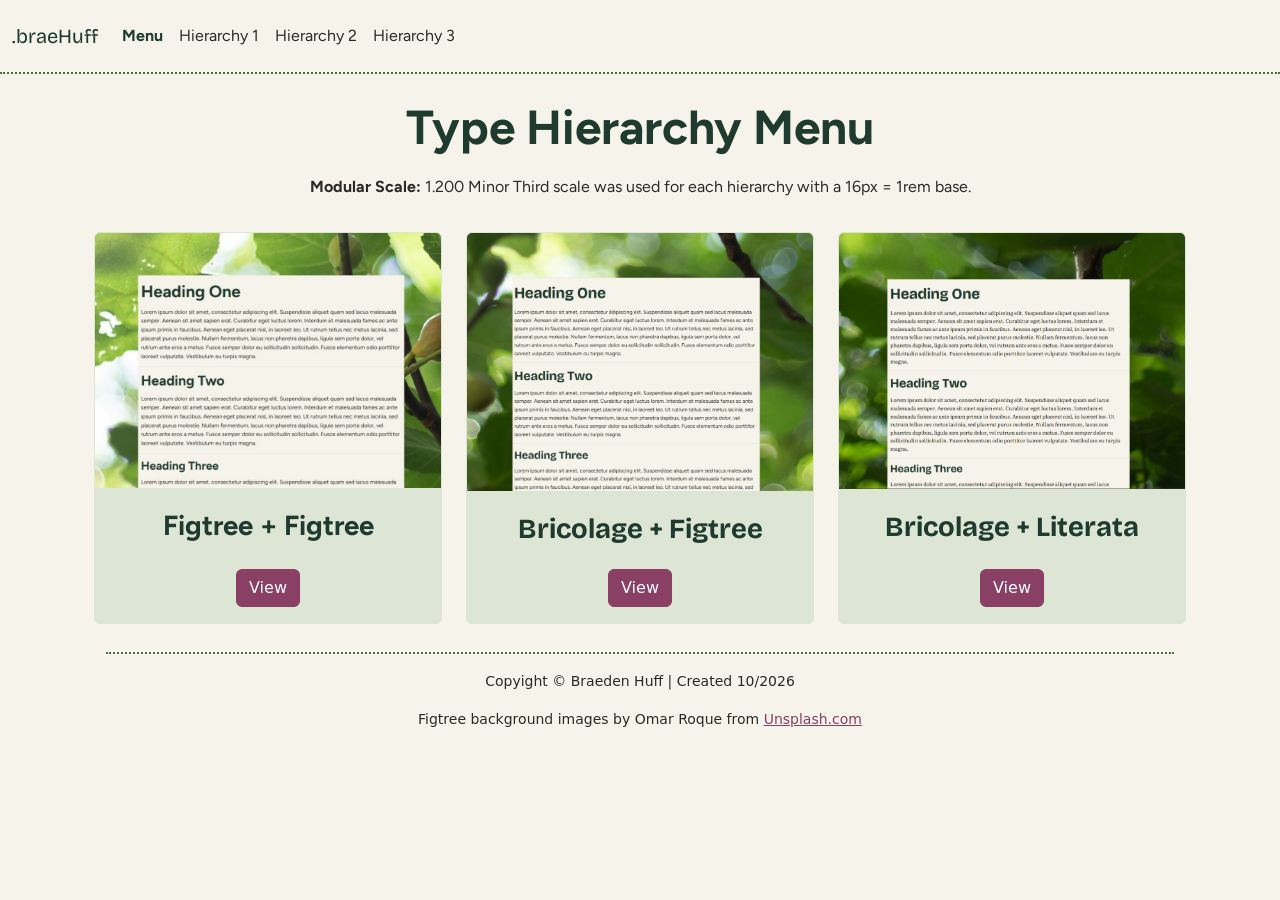
<file: index.html>
<!doctype html>
<html lang="en">
  <head>
    <meta charset="utf-8">
    <meta name="viewport" content="width=device-width, initial-scale=1">
    <title>Braeden Huff - Type Hierarchy</title>
    <link href="https://cdn.jsdelivr.net/npm/bootstrap@5.3.8/dist/css/bootstrap.min.css" rel="stylesheet" integrity="sha384-sRIl4kxILFvY47J16cr9ZwB07vP4J8+LH7qKQnuqkuIAvNWLzeN8tE5YBujZqJLB" crossorigin="anonymous">
    <link rel="stylesheet" href="css/typeHierarchy.css">

    <link rel="preconnect" href="https://fonts.googleapis.com">
    <link rel="preconnect" href="https://fonts.gstatic.com" crossorigin>
    <link href="https://fonts.googleapis.com/css2?family=Bricolage+Grotesque:opsz,wght@12..96,200..800&family=Figtree:ital,wght@0,300..900;1,300..900&family=IBM+Plex+Mono:ital,wght@0,100;0,200;0,300;0,400;0,500;0,600;0,700;1,100;1,200;1,300;1,400;1,500;1,600;1,700&family=Literata:ital,opsz,wght@0,7..72,200..900;1,7..72,200..900&display=swap" rel="stylesheet">
  </head>
  <body>
    <nav class="navbar navbar-expand-lg sticky-top py-3">
      <div class="container-fluid">
        <a class="navbar-brand bricolage-grotesque-400" href="#">.braeHuff</a>
        <button class="navbar-toggler" type="button" data-bs-toggle="collapse" data-bs-target="#navbarNavDropdown" aria-controls="navbarNavDropdown" aria-expanded="false" aria-label="Toggle navigation">
          <span class="navbar-toggler-icon"></span>
        </button>
        <div class="collapse navbar-collapse" id="navbarNavDropdown">
          <ul class="navbar-nav">
            <li class="nav-item">
              <a class="nav-link active figtree-700" aria-current="page" href="#">Menu</a>
            </li>
            <li class="nav-item">
              <a class="nav-link figtree-400" href="hierarchies/hierarchy1.html">Hierarchy 1</a>
            </li>
             <li class="nav-item">
              <a class="nav-link figtree-400" href="hierarchies/hierarchy2.html">Hierarchy 2</a>
            </li>
             <li class="nav-item">
              <a class="nav-link figtree-400" href="hierarchies/hierarchy3.html">Hierarchy 3</a>
            </li>
          </ul>
        </div>
      </div>
    </nav>

<div class = "container-lg">
          <div class="row py-3">
            <div class="text-center">
              <h1 class="figtree-700">Type Hierarchy Menu</h1>
              <p class="figtree-400"><span class="figtree-700">Modular Scale:</span> 1.200 Minor Third scale was used for each hierarchy with a 16px = 1rem base.</p>
            </div> <!--  Close container -->
    </div> <!--  Close container -->

    <div class = "container-lg">
      <div class = "row">

        <div class = "col-lg-4 pb-2">
              <div class="card h-100">
                <img src="images/hierarchy1.png" class="card-img-top" alt="type hierarchy 1 picture">
                <div class="card-body">
                  <h4 class="figtree-700 text-center">Figtree + Figtree</h4>
                  <div class = "pb-5"></div> <!-- space between p and btn -->
                  <a href="hierarchies/hierarchy1.html" class="btn btn-primary position-absolute bottom-0 start-50 translate-middle-x mb-3">View</a>
                </div>
              </div>
        </div> <!--  Close column -->

        <div class = "col-lg-4 pb-2">
              <div class="card h-100">
                <img src="images/hierarchy2.png" class="card-img-top" alt="type hierarchy 2 picture">
                <div class="card-body">
                  <h4 class="bricolage-grotesque-700 text-center">Bricolage + Figtree</h4>
                  <div class = "pb-5"></div> <!-- space between p and btn -->
                  <a href="hierarchies/hierarchy2.html" class="btn btn-primary position-absolute bottom-0 start-50 translate-middle-x mb-3">View</a>
                </div>
              </div>
        </div> <!--  Close column -->

        <div class = "col-lg-4 pb-2">
              <div class="card h-100">
                <img src="images/hierarchy3.png" class="card-img-top" alt="type hierarchy 3 picture">
                <div class="card-body">
                  <h4 class="bricolage-grotesque-700 text-center">Bricolage + Literata</h4>
                  <div class = "pb-5"></div> <!-- space between p and btn -->
                  <a href="hierarchies/hierarchy3.html" class="btn btn-primary position-absolute bottom-0 start-50 translate-middle-x mb-3">View</a>
                </div>
              </div>
        </div> <!--  Close column -->

              

      </div> <!--  Close row -->
    </div> <!--  Close container -->

   <div class="footer footer-bh py-3 mx-4">
    <p class="footer-text">Copyight &copy; Braeden Huff | Created 10/2026</p>
    <p class="footer-text">Figtree background images by Omar Roque from <a href="https://unsplash.com/photos/a-close-up-of-a-tree-branch-2-XRzkWLB_Q">Unsplash.com</a></p>
   </div>

    <script src="https://cdn.jsdelivr.net/npm/bootstrap@5.3.8/dist/js/bootstrap.bundle.min.js" integrity="sha384-FKyoEForCGlyvwx9Hj09JcYn3nv7wiPVlz7YYwJrWVcXK/BmnVDxM+D2scQbITxI" crossorigin="anonymous"></script>
  </body>
</html>
</file>
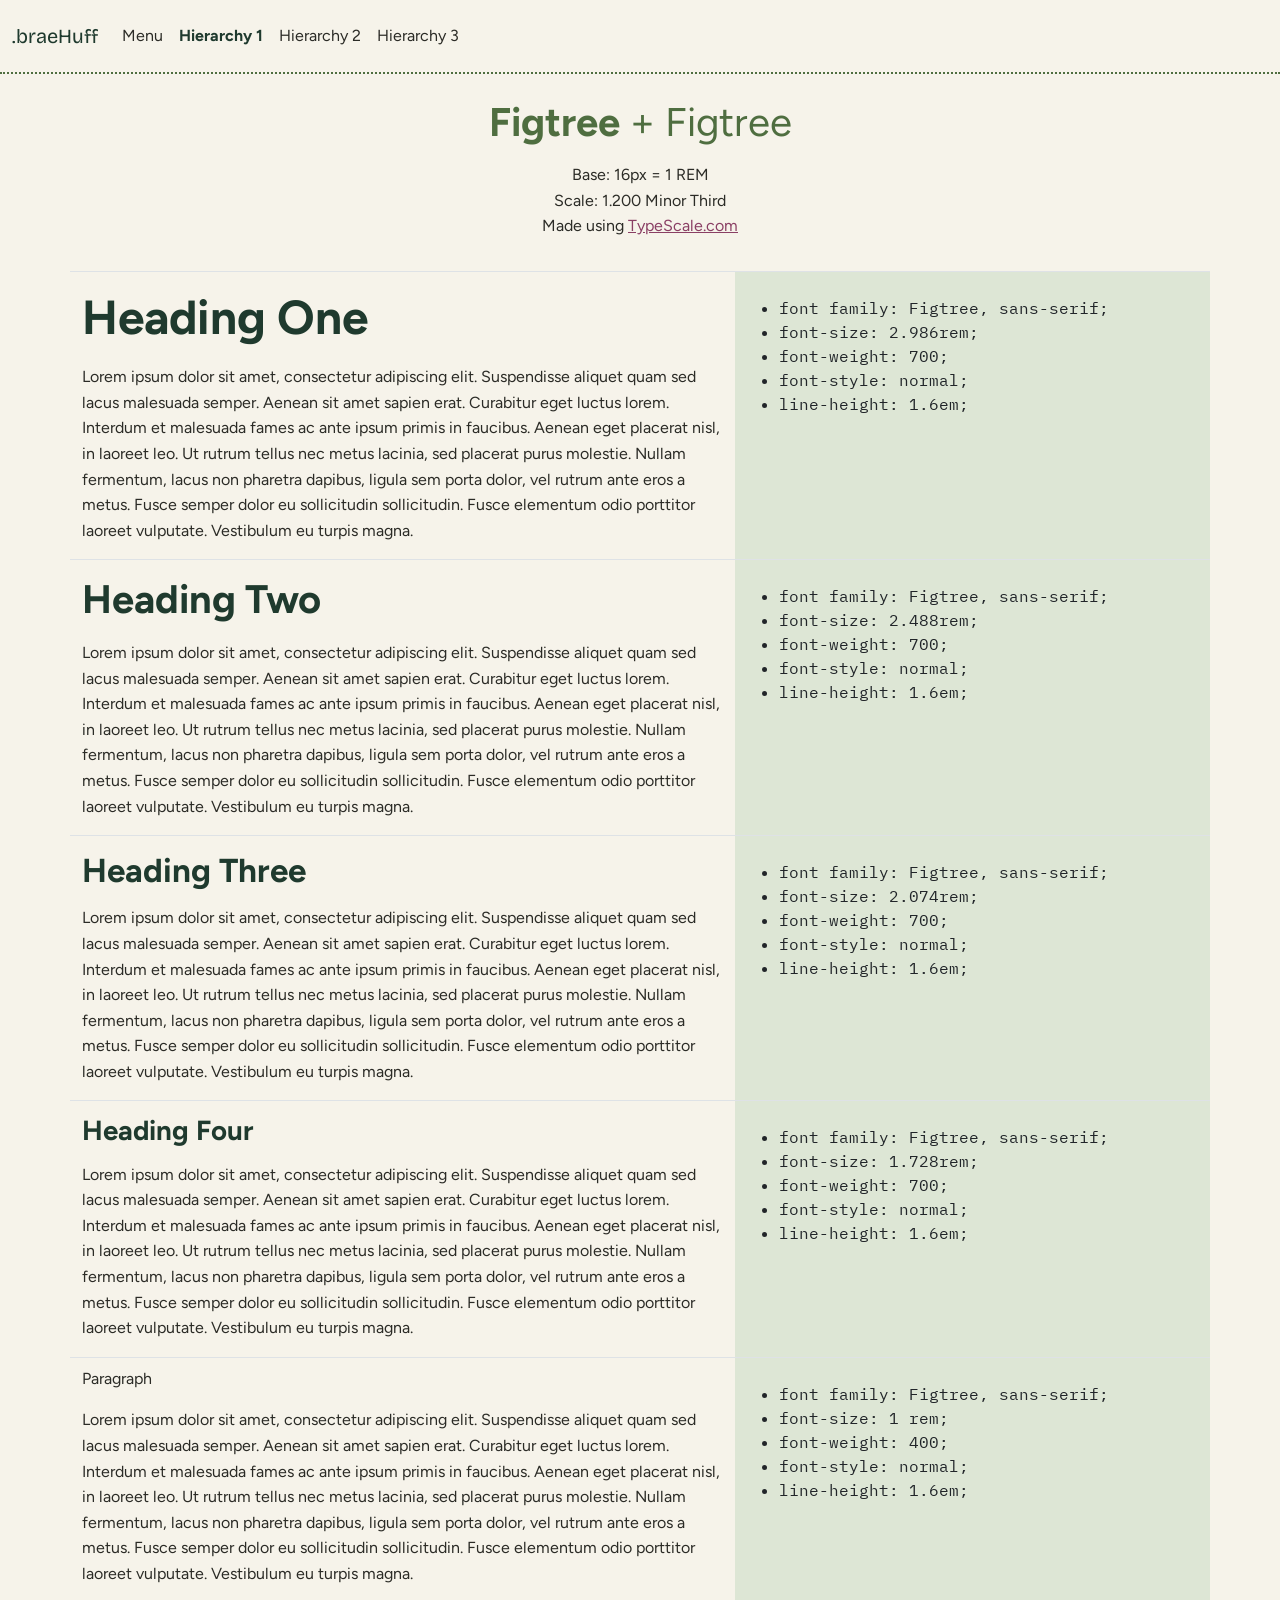
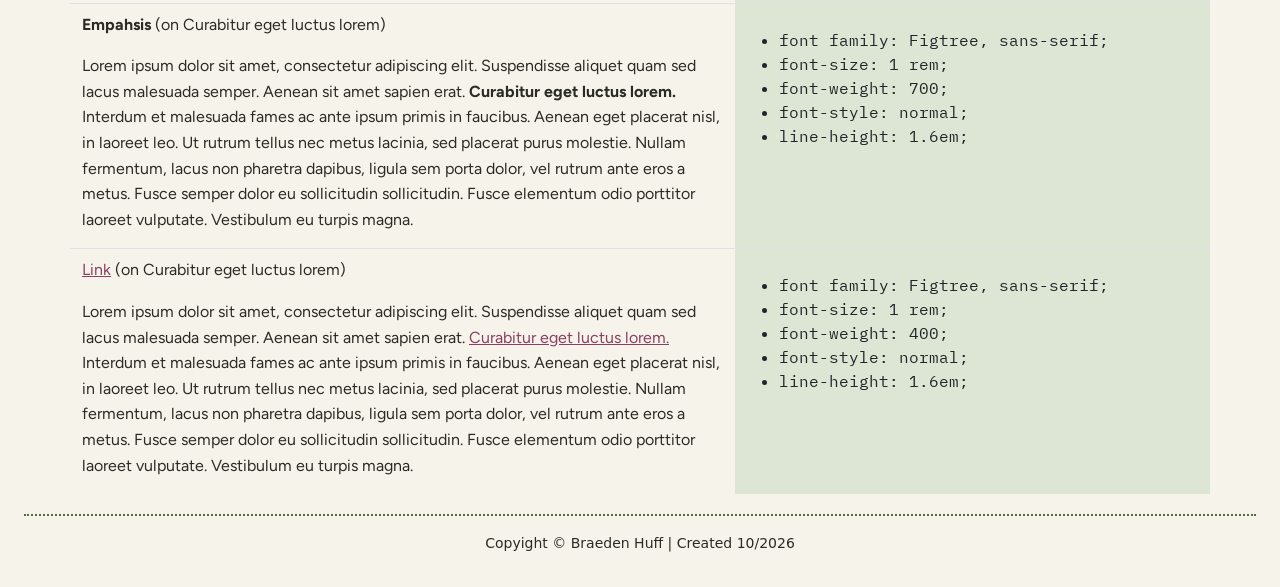
<file: hierarchies/hierarchy1.html>
<!doctype html>
<html lang="en">
  <head>
    <meta charset="utf-8">
    <meta name="viewport" content="width=device-width, initial-scale=1">
    <title>Type Hierarchy 1</title>
    <link href="https://cdn.jsdelivr.net/npm/bootstrap@5.3.8/dist/css/bootstrap.min.css" rel="stylesheet" integrity="sha384-sRIl4kxILFvY47J16cr9ZwB07vP4J8+LH7qKQnuqkuIAvNWLzeN8tE5YBujZqJLB" crossorigin="anonymous">
    <link rel="stylesheet" href="../css/typeHierarchy.css">

    <link rel="preconnect" href="https://fonts.googleapis.com">
    <link rel="preconnect" href="https://fonts.gstatic.com" crossorigin>
    <link href="https://fonts.googleapis.com/css2?family=Bricolage+Grotesque:opsz,wght@12..96,200..800&family=Figtree:ital,wght@0,300..900;1,300..900&family=IBM+Plex+Mono:ital,wght@0,100;0,200;0,300;0,400;0,500;0,600;0,700;1,100;1,200;1,300;1,400;1,500;1,600;1,700&family=Literata:ital,opsz,wght@0,7..72,200..900;1,7..72,200..900&display=swap" rel="stylesheet">
  </head>
  <body>
    <nav class="navbar navbar-expand-lg sticky-top py-3">
      <div class="container-fluid">
        <a class="navbar-brand bricolage-grotesque-400" href="../index.html">.braeHuff</a>
        <button class="navbar-toggler" type="button" data-bs-toggle="collapse" data-bs-target="#navbarNavDropdown" aria-controls="navbarNavDropdown" aria-expanded="false" aria-label="Toggle navigation">
          <span class="navbar-toggler-icon"></span>
        </button>
        <div class="collapse navbar-collapse" id="navbarNavDropdown">
          <ul class="navbar-nav">
            <li class="nav-item">
              <a class="nav-link figtree-400" aria-current="page" href="../index.html">Menu</a>
            </li>
            <li class="nav-item">
              <a class="nav-link active figtree-700" aria-current="page" href="#">Hierarchy 1</a>
            </li>
             <li class="nav-item">
              <a class="nav-link figtree-400" href="../hierarchies/hierarchy2.html">Hierarchy 2</a>
            </li>
             <li class="nav-item">
              <a class="nav-link figtree-400" href="../hierarchies/hierarchy3.html">Hierarchy 3</a>
            </li>
          </ul>
        </div>
      </div>
    </nav>

    <!-- Challenge contents -->
    <div class = "container-lg">
        <div class="row py-3">
          <div class="text-center">
            <h1 class="title figtree-700">Figtree <span class="figtree-400">+ Figtree</span></h1>
            <p class="figtree-400">Base: 16px = 1 REM <br>Scale: 1.200 Minor Third <br>Made using <a class="link" href="https://typescale.com/">TypeScale.com</a></p>
          </div><!--close text-center div  -->
        </div><!-- close row -->
        <div class="row">
          <div class="col-lg-7 pt-2 border-top">
            <h1 class="figtree-700">Heading One</h1>
            <p class="figtree-400">Lorem ipsum dolor sit amet, consectetur adipiscing elit. Suspendisse aliquet quam sed lacus malesuada semper. Aenean sit amet sapien erat. Curabitur eget luctus lorem. Interdum et malesuada fames ac ante ipsum primis in faucibus. Aenean eget placerat nisl, in laoreet leo. Ut rutrum tellus nec metus lacinia, sed placerat purus molestie. Nullam fermentum, lacus non pharetra dapibus, ligula sem porta dolor, vel rutrum ante eros a metus. Fusce semper dolor eu sollicitudin sollicitudin. Fusce elementum odio porttitor laoreet vulputate. Vestibulum eu turpis magna.</p>
          </div><!-- close col -->
          <div class="col-lg-5 pt-2 border-top specsDiv">
            <p class="ibm-plex-mono-regular">
              <ul>
                <li class="ibm-plex-mono-regular">
                  font family: Figtree, sans-serif;
                </li>
                <li class="ibm-plex-mono-regular">
                  font-size: 2.986rem;
                </li>
                <li class="ibm-plex-mono-regular">
                  font-weight: 700;
                </li>
                <li class="ibm-plex-mono-regular">
                  font-style: normal;
                </li>
                <li class="ibm-plex-mono-regular">
                  line-height: 1.6em;
                </li>
              </ul>
            </p>
          </div>
        </div><!-- close row -->
        <div class="row">
          <div class="col-lg-7 pt-2 border-top">
            <h2 class="figtree-700">Heading Two</h2>
            <p class="figtree-400">Lorem ipsum dolor sit amet, consectetur adipiscing elit. Suspendisse aliquet quam sed lacus malesuada semper. Aenean sit amet sapien erat. Curabitur eget luctus lorem. Interdum et malesuada fames ac ante ipsum primis in faucibus. Aenean eget placerat nisl, in laoreet leo. Ut rutrum tellus nec metus lacinia, sed placerat purus molestie. Nullam fermentum, lacus non pharetra dapibus, ligula sem porta dolor, vel rutrum ante eros a metus. Fusce semper dolor eu sollicitudin sollicitudin. Fusce elementum odio porttitor laoreet vulputate. Vestibulum eu turpis magna.</p>
          </div><!-- close col -->
          <div class="col-lg-5 pt-2 border-top specsDiv">
            <p class="ibm-plex-mono-regular">
              <ul>
                <li class="ibm-plex-mono-regular">
                  font family: Figtree, sans-serif;
                </li>
                <li class="ibm-plex-mono-regular">
                  font-size: 2.488rem;
                </li>
                <li class="ibm-plex-mono-regular">
                  font-weight: 700;
                </li>
                <li class="ibm-plex-mono-regular">
                  font-style: normal;
                </li>
                <li class="ibm-plex-mono-regular">
                  line-height: 1.6em;
                </li>
              </ul>
            </p>
          </div>
        </div><!-- close row -->
                <div class="row">
          <div class="col-lg-7 pt-2 border-top">
            <h3 class="figtree-700">Heading Three</h3>
            <p class="figtree-400">Lorem ipsum dolor sit amet, consectetur adipiscing elit. Suspendisse aliquet quam sed lacus malesuada semper. Aenean sit amet sapien erat. Curabitur eget luctus lorem. Interdum et malesuada fames ac ante ipsum primis in faucibus. Aenean eget placerat nisl, in laoreet leo. Ut rutrum tellus nec metus lacinia, sed placerat purus molestie. Nullam fermentum, lacus non pharetra dapibus, ligula sem porta dolor, vel rutrum ante eros a metus. Fusce semper dolor eu sollicitudin sollicitudin. Fusce elementum odio porttitor laoreet vulputate. Vestibulum eu turpis magna.</p>
          </div><!-- close col -->
          <div class="col-lg-5 pt-2 border-top specsDiv">
            <p class="ibm-plex-mono-regular">
              <ul>
                <li class="ibm-plex-mono-regular">
                  font family: Figtree, sans-serif;
                </li>
                <li class="ibm-plex-mono-regular">
                  font-size: 2.074rem;
                </li>
                <li class="ibm-plex-mono-regular">
                  font-weight: 700;
                </li>
                <li class="ibm-plex-mono-regular">
                  font-style: normal;
                </li>
                <li class="ibm-plex-mono-regular">
                  line-height: 1.6em;
                </li>
              </ul>
            </p>
          </div>
        </div><!-- close row -->
                <div class="row">
          <div class="col-lg-7 pt-2 border-top">
            <h4 class="figtree-700">Heading Four</h4>
            <p class="figtree-400">Lorem ipsum dolor sit amet, consectetur adipiscing elit. Suspendisse aliquet quam sed lacus malesuada semper. Aenean sit amet sapien erat. Curabitur eget luctus lorem. Interdum et malesuada fames ac ante ipsum primis in faucibus. Aenean eget placerat nisl, in laoreet leo. Ut rutrum tellus nec metus lacinia, sed placerat purus molestie. Nullam fermentum, lacus non pharetra dapibus, ligula sem porta dolor, vel rutrum ante eros a metus. Fusce semper dolor eu sollicitudin sollicitudin. Fusce elementum odio porttitor laoreet vulputate. Vestibulum eu turpis magna.</p>
          </div><!-- close col -->
          <div class="col-lg-5 pt-2 border-top specsDiv">
            <p class="ibm-plex-mono-regular">
              <ul>
                <li class="ibm-plex-mono-regular">
                  font family: Figtree, sans-serif;
                </li>
                <li class="ibm-plex-mono-regular">
                  font-size: 1.728rem;
                </li>
                <li class="ibm-plex-mono-regular">
                  font-weight: 700;
                </li>
                <li class="ibm-plex-mono-regular">
                  font-style: normal;
                </li>
                <li class="ibm-plex-mono-regular">
                  line-height: 1.6em;
                </li>
              </ul>
            </p>
          </div>
        </div><!-- close row -->
                <div class="row">
          <div class="col-lg-7 pt-2 border-top">
            <p class="figtree-400">Paragraph</p>
            <p class="figtree-400">Lorem ipsum dolor sit amet, consectetur adipiscing elit. Suspendisse aliquet quam sed lacus malesuada semper. Aenean sit amet sapien erat. Curabitur eget luctus lorem. Interdum et malesuada fames ac ante ipsum primis in faucibus. Aenean eget placerat nisl, in laoreet leo. Ut rutrum tellus nec metus lacinia, sed placerat purus molestie. Nullam fermentum, lacus non pharetra dapibus, ligula sem porta dolor, vel rutrum ante eros a metus. Fusce semper dolor eu sollicitudin sollicitudin. Fusce elementum odio porttitor laoreet vulputate. Vestibulum eu turpis magna.</p>
          </div><!-- close col -->
          <div class="col-lg-5 pt-2 border-top specsDiv">
            <p class="ibm-plex-mono-regular">
              <ul>
                <li class="ibm-plex-mono-regular">
                  font family: Figtree, sans-serif;
                </li>
                <li class="ibm-plex-mono-regular">
                  font-size: 1 rem;
                </li>
                <li class="ibm-plex-mono-regular">
                  font-weight: 400;
                </li>
                <li class="ibm-plex-mono-regular">
                  font-style: normal;
                </li>
                <li class="ibm-plex-mono-regular">
                  line-height: 1.6em;
                </li>
              </ul>
            </p>
          </div>
        </div><!-- close row -->
                <div class="row">
          <div class="col-lg-7 pt-2 border-top">
            <p class="figtree-400"><span class="figtree-700">Empahsis</span> (on Curabitur eget luctus lorem)</p>
            <p class="figtree-400">Lorem ipsum dolor sit amet, consectetur adipiscing elit. Suspendisse aliquet quam sed lacus malesuada semper. Aenean sit amet sapien erat. <span class="figtree-700">Curabitur eget luctus lorem.</span> Interdum et malesuada fames ac ante ipsum primis in faucibus. Aenean eget placerat nisl, in laoreet leo. Ut rutrum tellus nec metus lacinia, sed placerat purus molestie. Nullam fermentum, lacus non pharetra dapibus, ligula sem porta dolor, vel rutrum ante eros a metus. Fusce semper dolor eu sollicitudin sollicitudin. Fusce elementum odio porttitor laoreet vulputate. Vestibulum eu turpis magna.</p>
          </div><!-- close col -->
          <div class="col-lg-5 pt-2 border-top specsDiv">
            <p class="ibm-plex-mono-regular">
              <ul>
                <li class="ibm-plex-mono-regular">
                  font family: Figtree, sans-serif;
                </li>
                <li class="ibm-plex-mono-regular">
                  font-size: 1 rem;
                </li>
                <li class="ibm-plex-mono-regular">
                  font-weight: 700;
                </li>
                <li class="ibm-plex-mono-regular">
                  font-style: normal;
                </li>
                <li class="ibm-plex-mono-regular">
                  line-height: 1.6em;
                </li>
              </ul>
            </p>
          </div>
        </div><!-- close row -->
                <div class="row">
          <div class="col-lg-7 pt-2 border-top">
            <p class="figtree-400"><span class="link">Link</span> (on Curabitur eget luctus lorem)</p>
            <p class="figtree-400">Lorem ipsum dolor sit amet, consectetur adipiscing elit. Suspendisse aliquet quam sed lacus malesuada semper. Aenean sit amet sapien erat. <span class="link">Curabitur eget luctus lorem.</span> Interdum et malesuada fames ac ante ipsum primis in faucibus. Aenean eget placerat nisl, in laoreet leo. Ut rutrum tellus nec metus lacinia, sed placerat purus molestie. Nullam fermentum, lacus non pharetra dapibus, ligula sem porta dolor, vel rutrum ante eros a metus. Fusce semper dolor eu sollicitudin sollicitudin. Fusce elementum odio porttitor laoreet vulputate. Vestibulum eu turpis magna.</p>
          </div><!-- close col -->
          <div class="col-lg-5 pt-2 border-top specsDiv">
            <p class="ibm-plex-mono-regular">
              <ul>
                <li class="ibm-plex-mono-regular">
                  font family: Figtree, sans-serif;
                </li>
                <li class="ibm-plex-mono-regular">
                  font-size: 1 rem;
                </li>
                <li class="ibm-plex-mono-regular">
                  font-weight: 400;
                </li>
                <li class="ibm-plex-mono-regular">
                  font-style: normal;
                </li>
                <li class="ibm-plex-mono-regular">
                  line-height: 1.6em;
                </li>
              </ul>
            </p>
          </div>
        </div><!-- close row -->

    </div> <!--  Close container -->

   <div class="footer footer-bh py-3 mx-4">
    <p class="footer-text">Copyight &copy; Braeden Huff | Created 10/2026</p>
   </div>

    <script src="https://cdn.jsdelivr.net/npm/bootstrap@5.3.8/dist/js/bootstrap.bundle.min.js" integrity="sha384-FKyoEForCGlyvwx9Hj09JcYn3nv7wiPVlz7YYwJrWVcXK/BmnVDxM+D2scQbITxI" crossorigin="anonymous"></script>
  </body>
</html>
</file>
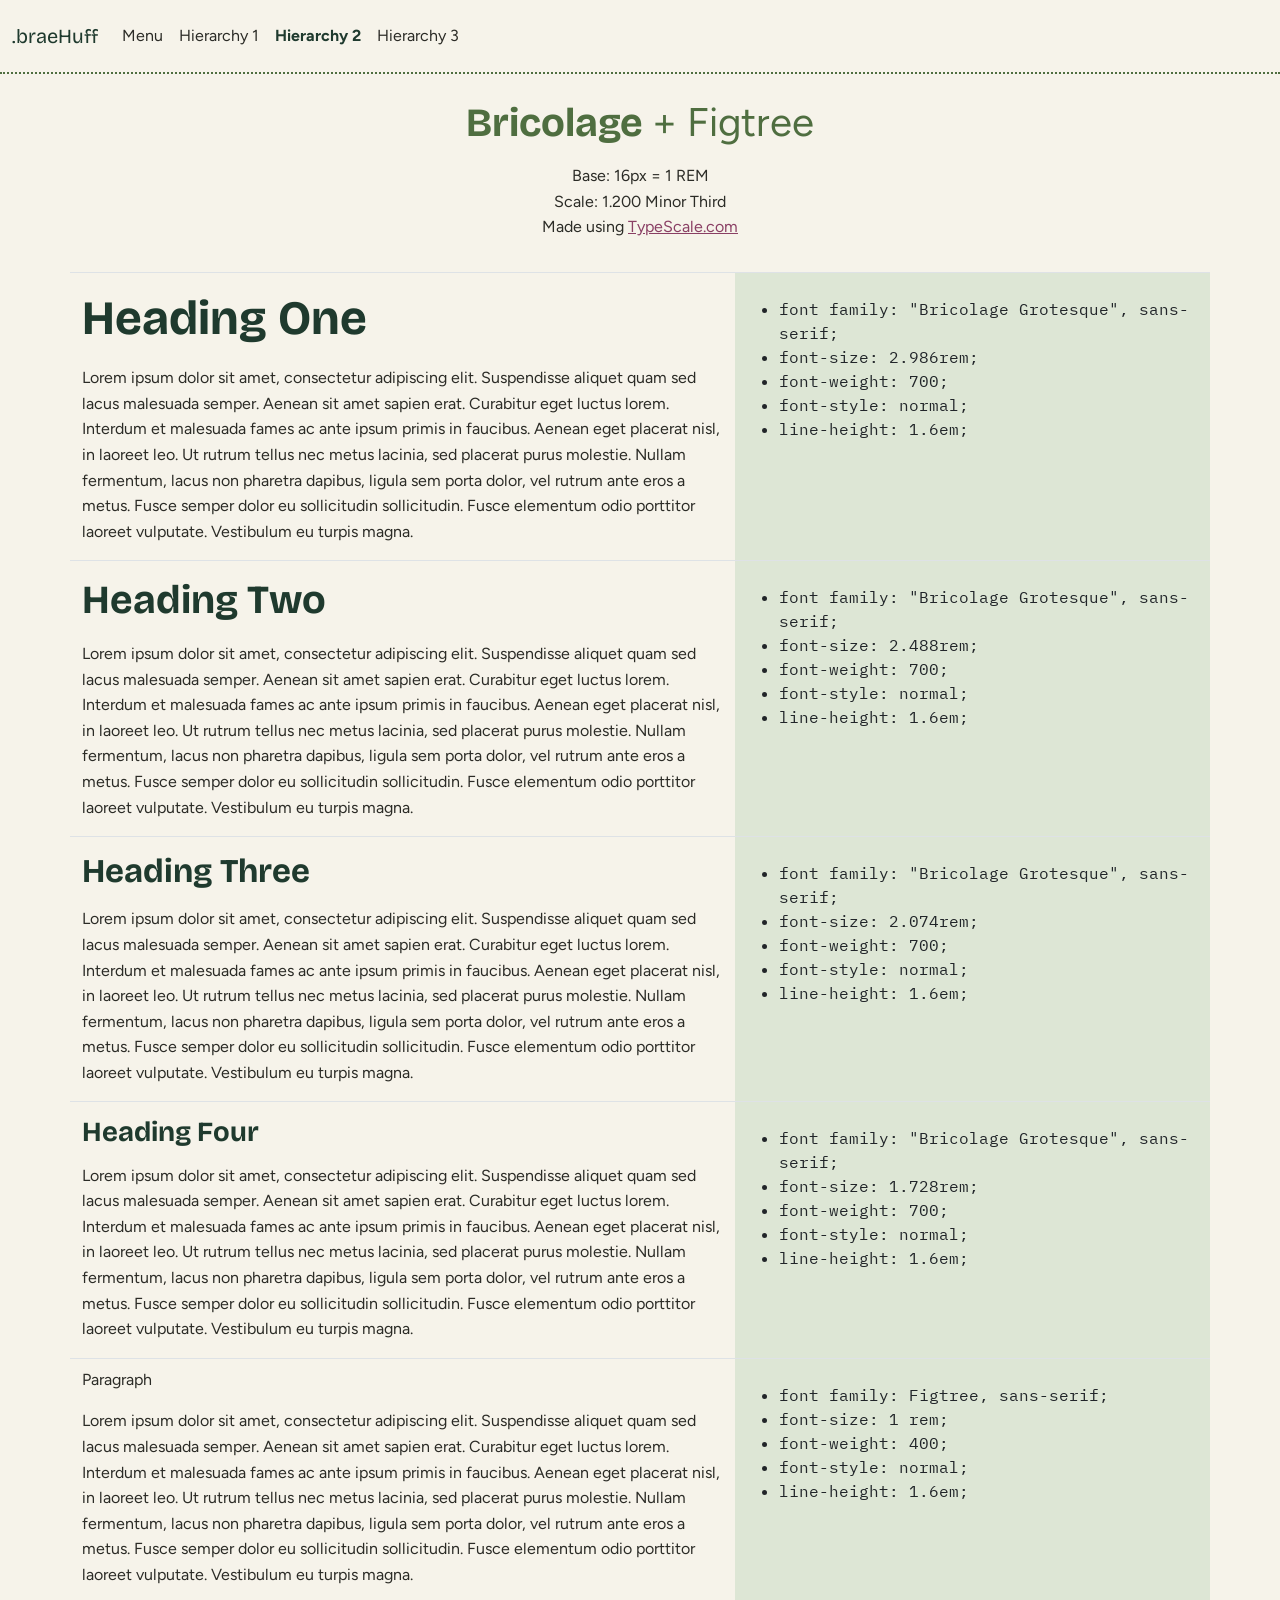
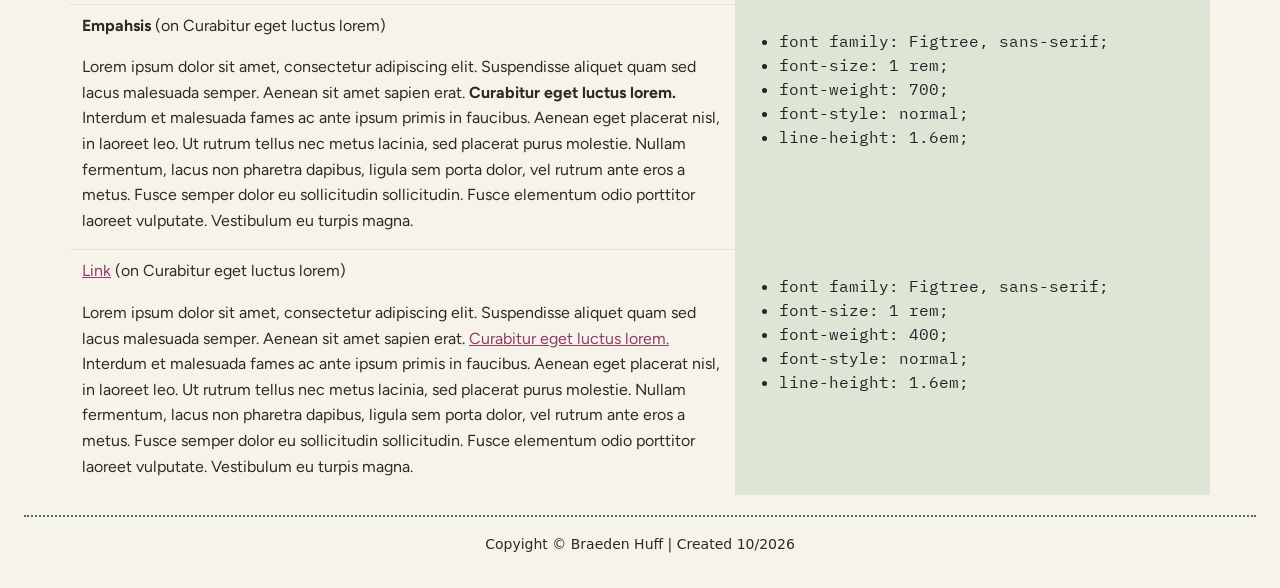
<file: hierarchies/hierarchy2.html>
<!doctype html>
<html lang="en">
  <head>
    <meta charset="utf-8">
    <meta name="viewport" content="width=device-width, initial-scale=1">
    <title>Type Hierarchy 2</title>
    <link href="https://cdn.jsdelivr.net/npm/bootstrap@5.3.8/dist/css/bootstrap.min.css" rel="stylesheet" integrity="sha384-sRIl4kxILFvY47J16cr9ZwB07vP4J8+LH7qKQnuqkuIAvNWLzeN8tE5YBujZqJLB" crossorigin="anonymous">
    <link rel="stylesheet" href="../css/typeHierarchy.css">

    <link rel="preconnect" href="https://fonts.googleapis.com">
    <link rel="preconnect" href="https://fonts.gstatic.com" crossorigin>
    <link href="https://fonts.googleapis.com/css2?family=Bricolage+Grotesque:opsz,wght@12..96,200..800&family=Figtree:ital,wght@0,300..900;1,300..900&family=IBM+Plex+Mono:ital,wght@0,100;0,200;0,300;0,400;0,500;0,600;0,700;1,100;1,200;1,300;1,400;1,500;1,600;1,700&family=Literata:ital,opsz,wght@0,7..72,200..900;1,7..72,200..900&display=swap" rel="stylesheet">
  </head>
  <body>
    <nav class="navbar navbar-expand-lg sticky-top py-3">
      <div class="container-fluid">
        <a class="navbar-brand bricolage-grotesque-400" href="../index.html">.braeHuff</a>
        <button class="navbar-toggler" type="button" data-bs-toggle="collapse" data-bs-target="#navbarNavDropdown" aria-controls="navbarNavDropdown" aria-expanded="false" aria-label="Toggle navigation">
          <span class="navbar-toggler-icon"></span>
        </button>
        <div class="collapse navbar-collapse" id="navbarNavDropdown">
          <ul class="navbar-nav">
            <li class="nav-item">
              <a class="nav-link figtree-400" href="../index.html">Menu</a>
            </li>
            <li class="nav-item">
              <a class="nav-link figtree-400" href="../hierarchies/hierarchy1.html">Hierarchy 1</a>
            </li>
             <li class="nav-item">
              <a class="nav-link active figtree-700" aria-current="page" href="#">Hierarchy 2</a>
            </li>
             <li class="nav-item">
              <a class="nav-link figtree-400" href="../hierarchies/hierarchy3.html">Hierarchy 3</a>
            </li>
          </ul>
        </div>
      </div>
    </nav>

    <!-- Challenge contents -->
    <div class = "container-lg">
        <div class="row py-3">
          <div class="text-center">
            <h1 class="title bricolage-grotesque-700">Bricolage <span class="figtree-400">+ Figtree</span></h1>
            <p class="figtree-400">Base: 16px = 1 REM <br>Scale: 1.200 Minor Third <br>Made using <a class="link" href="https://typescale.com/">TypeScale.com</a></p>
          </div><!--close text-center div  -->
        </div><!-- close row -->
        <div class="row">
          <div class="col-lg-7 pt-2 border-top">
            <h1 class="bricolage-grotesque-700">Heading One</h1>
            <p class="figtree-400">Lorem ipsum dolor sit amet, consectetur adipiscing elit. Suspendisse aliquet quam sed lacus malesuada semper. Aenean sit amet sapien erat. Curabitur eget luctus lorem. Interdum et malesuada fames ac ante ipsum primis in faucibus. Aenean eget placerat nisl, in laoreet leo. Ut rutrum tellus nec metus lacinia, sed placerat purus molestie. Nullam fermentum, lacus non pharetra dapibus, ligula sem porta dolor, vel rutrum ante eros a metus. Fusce semper dolor eu sollicitudin sollicitudin. Fusce elementum odio porttitor laoreet vulputate. Vestibulum eu turpis magna.</p>
          </div><!-- close col -->
          <div class="col-lg-5 pt-2 border-top specsDiv">
            <p class="ibm-plex-mono-regular">
              <ul>
                <li class="ibm-plex-mono-regular">
                  font family: "Bricolage Grotesque", sans-serif;
                </li>
                <li class="ibm-plex-mono-regular">
                  font-size: 2.986rem;
                </li>
                <li class="ibm-plex-mono-regular">
                  font-weight: 700;
                </li>
                <li class="ibm-plex-mono-regular">
                  font-style: normal;
                </li>
                <li class="ibm-plex-mono-regular">
                  line-height: 1.6em;
                </li>
              </ul>
            </p>
          </div>
        </div><!-- close row -->
        <div class="row">
          <div class="col-lg-7 pt-2 border-top">
            <h2 class="bricolage-grotesque-700">Heading Two</h2>
            <p class="figtree-400">Lorem ipsum dolor sit amet, consectetur adipiscing elit. Suspendisse aliquet quam sed lacus malesuada semper. Aenean sit amet sapien erat. Curabitur eget luctus lorem. Interdum et malesuada fames ac ante ipsum primis in faucibus. Aenean eget placerat nisl, in laoreet leo. Ut rutrum tellus nec metus lacinia, sed placerat purus molestie. Nullam fermentum, lacus non pharetra dapibus, ligula sem porta dolor, vel rutrum ante eros a metus. Fusce semper dolor eu sollicitudin sollicitudin. Fusce elementum odio porttitor laoreet vulputate. Vestibulum eu turpis magna.</p>
          </div><!-- close col -->
          <div class="col-lg-5 pt-2 border-top specsDiv">
            <p class="ibm-plex-mono-regular">
              <ul>
                <li class="ibm-plex-mono-regular">
                  font family: "Bricolage Grotesque", sans-serif;
                </li>
                <li class="ibm-plex-mono-regular">
                  font-size: 2.488rem;
                </li>
                <li class="ibm-plex-mono-regular">
                  font-weight: 700;
                </li>
                <li class="ibm-plex-mono-regular">
                  font-style: normal;
                </li>
                <li class="ibm-plex-mono-regular">
                  line-height: 1.6em;
                </li>
              </ul>
            </p>
          </div>
        </div><!-- close row -->
                <div class="row">
          <div class="col-lg-7 pt-2 border-top">
            <h3 class="bricolage-grotesque-700">Heading Three</h3>
            <p class="figtree-400">Lorem ipsum dolor sit amet, consectetur adipiscing elit. Suspendisse aliquet quam sed lacus malesuada semper. Aenean sit amet sapien erat. Curabitur eget luctus lorem. Interdum et malesuada fames ac ante ipsum primis in faucibus. Aenean eget placerat nisl, in laoreet leo. Ut rutrum tellus nec metus lacinia, sed placerat purus molestie. Nullam fermentum, lacus non pharetra dapibus, ligula sem porta dolor, vel rutrum ante eros a metus. Fusce semper dolor eu sollicitudin sollicitudin. Fusce elementum odio porttitor laoreet vulputate. Vestibulum eu turpis magna.</p>
          </div><!-- close col -->
          <div class="col-lg-5 pt-2 border-top specsDiv">
            <p class="ibm-plex-mono-regular">
              <ul>
                <li class="ibm-plex-mono-regular">
                  font family: "Bricolage Grotesque", sans-serif;
                </li>
                <li class="ibm-plex-mono-regular">
                  font-size: 2.074rem;
                </li>
                <li class="ibm-plex-mono-regular">
                  font-weight: 700;
                </li>
                <li class="ibm-plex-mono-regular">
                  font-style: normal;
                </li>
                <li class="ibm-plex-mono-regular">
                  line-height: 1.6em;
                </li>
              </ul>
            </p>
          </div>
        </div><!-- close row -->
                <div class="row">
          <div class="col-lg-7 pt-2 border-top">
            <h4 class="bricolage-grotesque-700">Heading Four</h4>
            <p class="figtree-400">Lorem ipsum dolor sit amet, consectetur adipiscing elit. Suspendisse aliquet quam sed lacus malesuada semper. Aenean sit amet sapien erat. Curabitur eget luctus lorem. Interdum et malesuada fames ac ante ipsum primis in faucibus. Aenean eget placerat nisl, in laoreet leo. Ut rutrum tellus nec metus lacinia, sed placerat purus molestie. Nullam fermentum, lacus non pharetra dapibus, ligula sem porta dolor, vel rutrum ante eros a metus. Fusce semper dolor eu sollicitudin sollicitudin. Fusce elementum odio porttitor laoreet vulputate. Vestibulum eu turpis magna.</p>
          </div><!-- close col -->
          <div class="col-lg-5 pt-2 border-top specsDiv">
            <p class="ibm-plex-mono-regular">
              <ul>
                <li class="ibm-plex-mono-regular">
                  font family: "Bricolage Grotesque", sans-serif;
                </li>
                <li class="ibm-plex-mono-regular">
                  font-size: 1.728rem;
                </li>
                <li class="ibm-plex-mono-regular">
                  font-weight: 700;
                </li>
                <li class="ibm-plex-mono-regular">
                  font-style: normal;
                </li>
                <li class="ibm-plex-mono-regular">
                  line-height: 1.6em;
                </li>
              </ul>
            </p>
          </div>
        </div><!-- close row -->
                <div class="row">
          <div class="col-lg-7 pt-2 border-top">
            <p class="figtree-400">Paragraph</p>
            <p class="figtree-400">Lorem ipsum dolor sit amet, consectetur adipiscing elit. Suspendisse aliquet quam sed lacus malesuada semper. Aenean sit amet sapien erat. Curabitur eget luctus lorem. Interdum et malesuada fames ac ante ipsum primis in faucibus. Aenean eget placerat nisl, in laoreet leo. Ut rutrum tellus nec metus lacinia, sed placerat purus molestie. Nullam fermentum, lacus non pharetra dapibus, ligula sem porta dolor, vel rutrum ante eros a metus. Fusce semper dolor eu sollicitudin sollicitudin. Fusce elementum odio porttitor laoreet vulputate. Vestibulum eu turpis magna.</p>
          </div><!-- close col -->
          <div class="col-lg-5 pt-2 border-top specsDiv">
            <p class="ibm-plex-mono-regular">
              <ul>
                <li class="ibm-plex-mono-regular">
                  font family: Figtree, sans-serif;
                </li>
                <li class="ibm-plex-mono-regular">
                  font-size: 1 rem;
                </li>
                <li class="ibm-plex-mono-regular">
                  font-weight: 400;
                </li>
                <li class="ibm-plex-mono-regular">
                  font-style: normal;
                </li>
                <li class="ibm-plex-mono-regular">
                  line-height: 1.6em;
                </li>
              </ul>
            </p>
          </div>
        </div><!-- close row -->
                <div class="row">
          <div class="col-lg-7 pt-2 border-top">
            <p class="figtree-400"><span class="figtree-700">Empahsis</span> (on Curabitur eget luctus lorem)</p>
            <p class="figtree-400">Lorem ipsum dolor sit amet, consectetur adipiscing elit. Suspendisse aliquet quam sed lacus malesuada semper. Aenean sit amet sapien erat. <span class="figtree-700">Curabitur eget luctus lorem.</span> Interdum et malesuada fames ac ante ipsum primis in faucibus. Aenean eget placerat nisl, in laoreet leo. Ut rutrum tellus nec metus lacinia, sed placerat purus molestie. Nullam fermentum, lacus non pharetra dapibus, ligula sem porta dolor, vel rutrum ante eros a metus. Fusce semper dolor eu sollicitudin sollicitudin. Fusce elementum odio porttitor laoreet vulputate. Vestibulum eu turpis magna.</p>
          </div><!-- close col -->
          <div class="col-lg-5 pt-2 border-top specsDiv">
            <p class="ibm-plex-mono-regular">
              <ul>
                <li class="ibm-plex-mono-regular">
                  font family: Figtree, sans-serif;
                </li>
                <li class="ibm-plex-mono-regular">
                  font-size: 1 rem;
                </li>
                <li class="ibm-plex-mono-regular">
                  font-weight: 700;
                </li>
                <li class="ibm-plex-mono-regular">
                  font-style: normal;
                </li>
                <li class="ibm-plex-mono-regular">
                  line-height: 1.6em;
                </li>
              </ul>
            </p>
          </div>
        </div><!-- close row -->
                <div class="row">
          <div class="col-lg-7 pt-2 border-top">
            <p class="figtree-400"><span class="link">Link</span> (on Curabitur eget luctus lorem)</p>
            <p class="figtree-400">Lorem ipsum dolor sit amet, consectetur adipiscing elit. Suspendisse aliquet quam sed lacus malesuada semper. Aenean sit amet sapien erat. <span class="link">Curabitur eget luctus lorem.</span> Interdum et malesuada fames ac ante ipsum primis in faucibus. Aenean eget placerat nisl, in laoreet leo. Ut rutrum tellus nec metus lacinia, sed placerat purus molestie. Nullam fermentum, lacus non pharetra dapibus, ligula sem porta dolor, vel rutrum ante eros a metus. Fusce semper dolor eu sollicitudin sollicitudin. Fusce elementum odio porttitor laoreet vulputate. Vestibulum eu turpis magna.</p>
          </div><!-- close col -->
          <div class="col-lg-5 pt-2 border-top specsDiv">
            <p class="ibm-plex-mono-regular">
              <ul>
                <li class="ibm-plex-mono-regular">
                  font family: Figtree, sans-serif;
                </li>
                <li class="ibm-plex-mono-regular">
                  font-size: 1 rem;
                </li>
                <li class="ibm-plex-mono-regular">
                  font-weight: 400;
                </li>
                <li class="ibm-plex-mono-regular">
                  font-style: normal;
                </li>
                <li class="ibm-plex-mono-regular">
                  line-height: 1.6em;
                </li>
              </ul>
            </p>
          </div>
        </div><!-- close row -->

    </div> <!--  Close container -->

   <div class="footer footer-bh py-3 mx-4">
    <p class="footer-text">Copyight &copy; Braeden Huff | Created 10/2026</p>
   </div>

    <script src="https://cdn.jsdelivr.net/npm/bootstrap@5.3.8/dist/js/bootstrap.bundle.min.js" integrity="sha384-FKyoEForCGlyvwx9Hj09JcYn3nv7wiPVlz7YYwJrWVcXK/BmnVDxM+D2scQbITxI" crossorigin="anonymous"></script>
  </body>
</html>
</file>
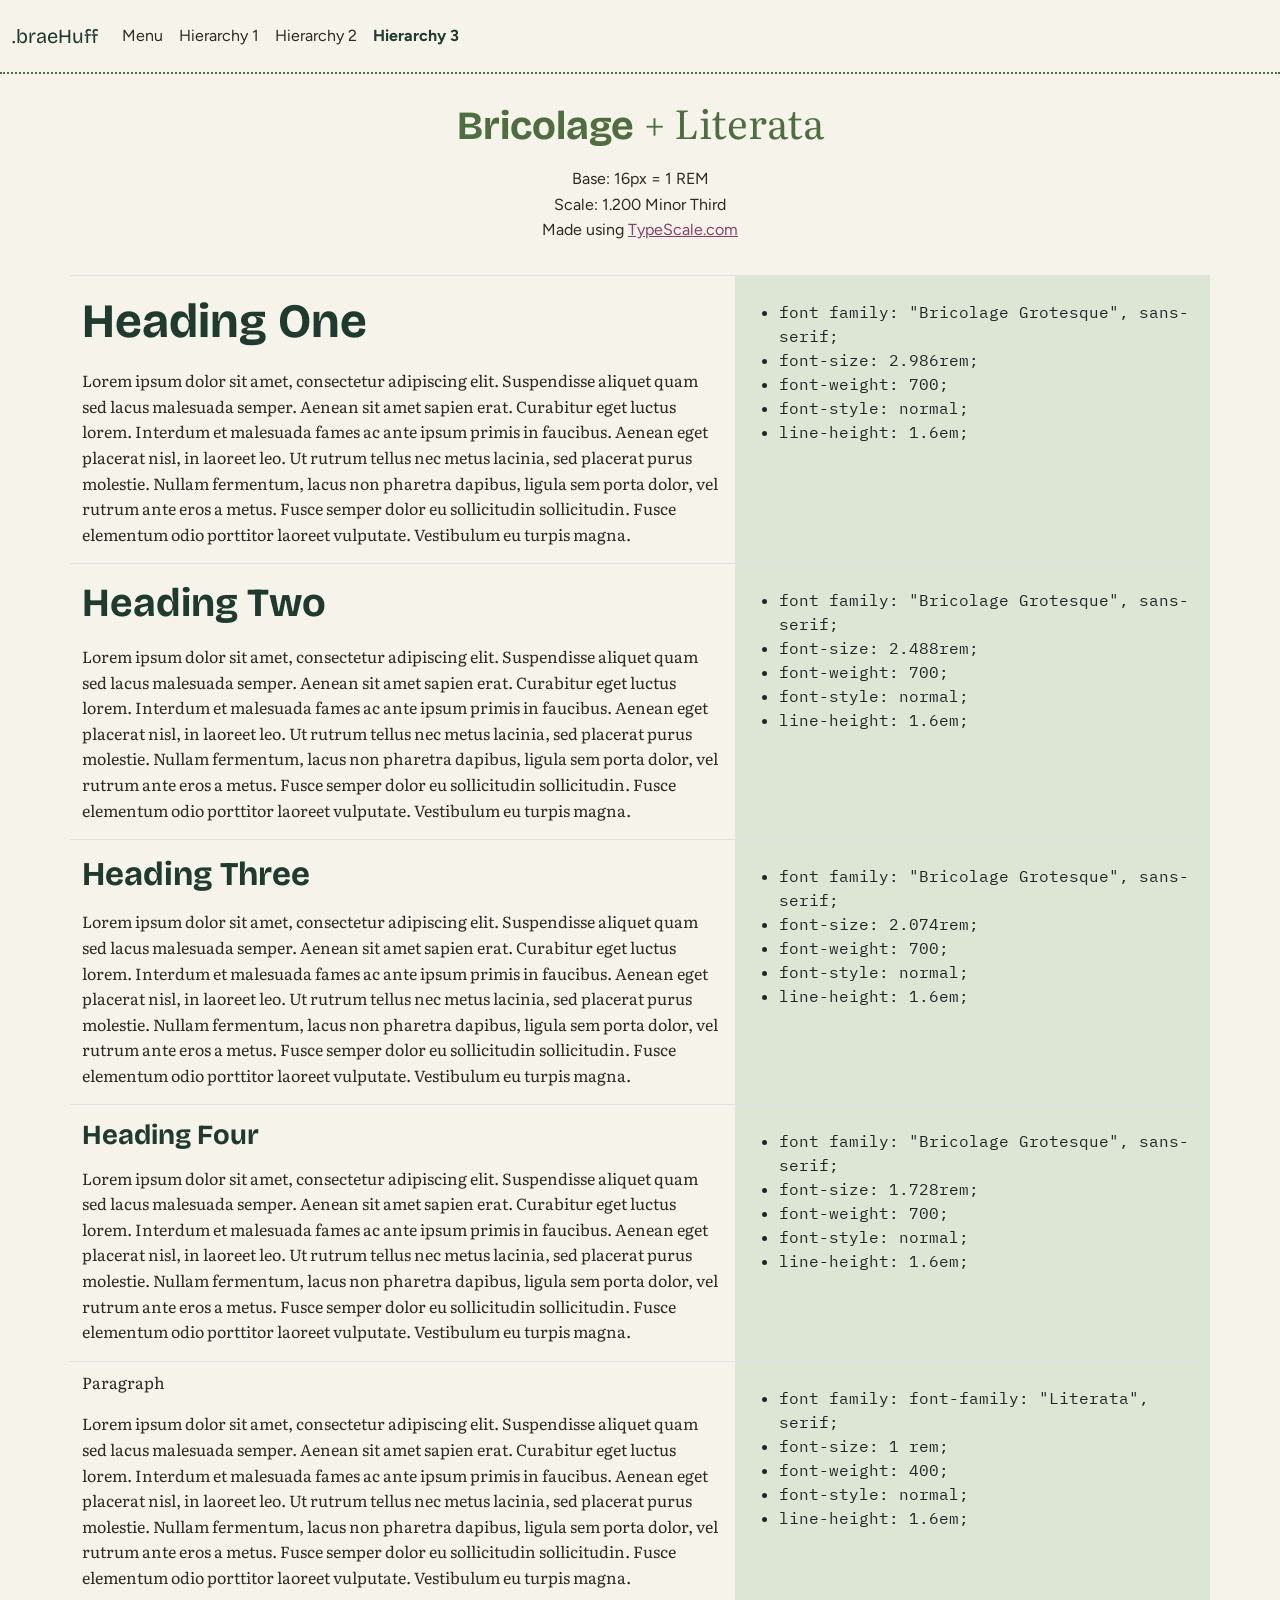
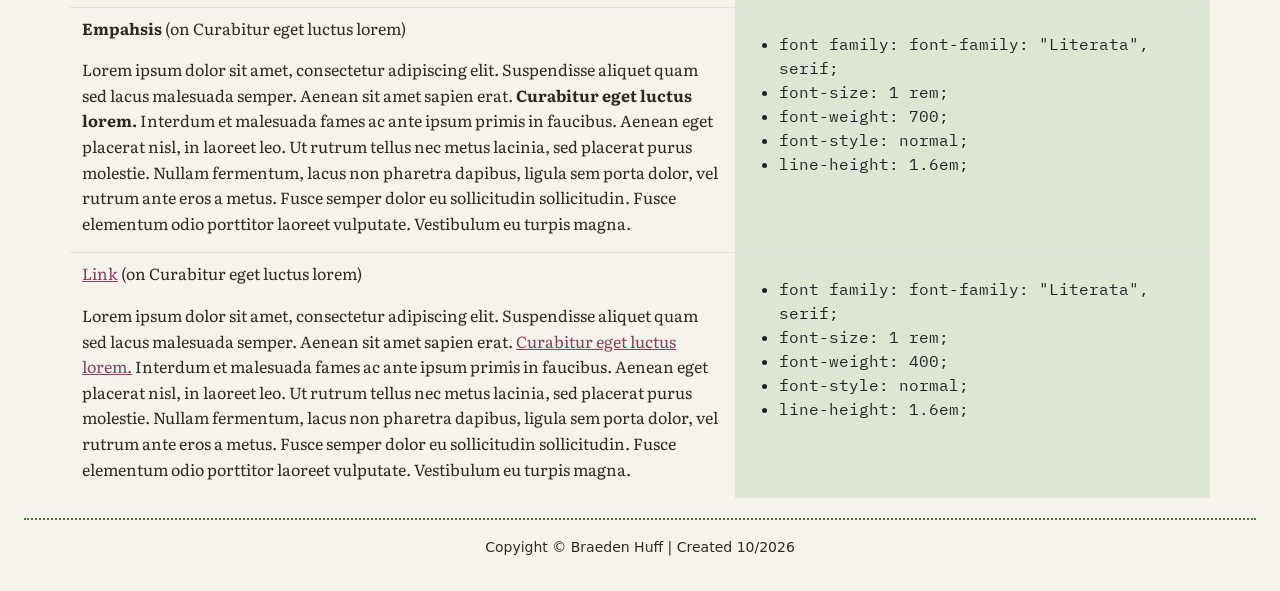
<file: hierarchies/hierarchy3.html>
<!doctype html>
<html lang="en">
  <head>
    <meta charset="utf-8">
    <meta name="viewport" content="width=device-width, initial-scale=1">
    <title>Type Hierarchy 3</title>
    <link href="https://cdn.jsdelivr.net/npm/bootstrap@5.3.8/dist/css/bootstrap.min.css" rel="stylesheet" integrity="sha384-sRIl4kxILFvY47J16cr9ZwB07vP4J8+LH7qKQnuqkuIAvNWLzeN8tE5YBujZqJLB" crossorigin="anonymous">
    <link rel="stylesheet" href="../css/typeHierarchy.css">

    <link rel="preconnect" href="https://fonts.googleapis.com">
    <link rel="preconnect" href="https://fonts.gstatic.com" crossorigin>
    <link href="https://fonts.googleapis.com/css2?family=Bricolage+Grotesque:opsz,wght@12..96,200..800&family=Figtree:ital,wght@0,300..900;1,300..900&family=IBM+Plex+Mono:ital,wght@0,100;0,200;0,300;0,400;0,500;0,600;0,700;1,100;1,200;1,300;1,400;1,500;1,600;1,700&family=Literata:ital,opsz,wght@0,7..72,200..900;1,7..72,200..900&display=swap" rel="stylesheet">
  <body>
    <nav class="navbar navbar-expand-lg sticky-top py-3">
      <div class="container-fluid">
        <a class="navbar-brand bricolage-grotesque-400" href="../index.html">.braeHuff</a>
        <button class="navbar-toggler" type="button" data-bs-toggle="collapse" data-bs-target="#navbarNavDropdown" aria-controls="navbarNavDropdown" aria-expanded="false" aria-label="Toggle navigation">
          <span class="navbar-toggler-icon"></span>
        </button>
        <div class="collapse navbar-collapse" id="navbarNavDropdown">
          <ul class="navbar-nav">
            <li class="nav-item">
              <a class="nav-link figtree-400" href="../index.html">Menu</a>
            </li>
            <li class="nav-item">
              <a class="nav-link figtree-400" href="../hierarchies/hierarchy1.html">Hierarchy 1</a>
            </li>
             <li class="nav-item">
              <a class="nav-link figtree-400" href="../hierarchies/hierarchy2.html">Hierarchy 2</a>
            </li>
             <li class="nav-item">
              <a class="nav-link active figtree-700" aria-current="page" href="#">Hierarchy 3</a>
            </li>
          </ul>
        </div>
      </div>
    </nav>

    <!-- Challenge contents -->
    <div class = "container-lg">
        <div class="row py-3">
          <div class="text-center">
            <h1 class="title bricolage-grotesque-700">Bricolage <span class="literata-400">+ Literata</span></h1>
            <p class="figtree-400">Base: 16px = 1 REM <br>Scale: 1.200 Minor Third <br>Made using <a class="link" href="https://typescale.com/">TypeScale.com</a></p>
          </div><!--close text-center div  -->
        </div><!-- close row -->
        <div class="row">
          <div class="col-lg-7 pt-2 border-top">
            <h1 class="bricolage-grotesque-700">Heading One</h1>
            <p class="literata-400">Lorem ipsum dolor sit amet, consectetur adipiscing elit. Suspendisse aliquet quam sed lacus malesuada semper. Aenean sit amet sapien erat. Curabitur eget luctus lorem. Interdum et malesuada fames ac ante ipsum primis in faucibus. Aenean eget placerat nisl, in laoreet leo. Ut rutrum tellus nec metus lacinia, sed placerat purus molestie. Nullam fermentum, lacus non pharetra dapibus, ligula sem porta dolor, vel rutrum ante eros a metus. Fusce semper dolor eu sollicitudin sollicitudin. Fusce elementum odio porttitor laoreet vulputate. Vestibulum eu turpis magna.</p>
          </div><!-- close col -->
          <div class="col-lg-5 pt-2 border-top specsDiv">
            <p class="ibm-plex-mono-regular">
              <ul>
                <li class="ibm-plex-mono-regular">
                  font family: "Bricolage Grotesque", sans-serif;
                </li>
                <li class="ibm-plex-mono-regular">
                  font-size: 2.986rem;
                </li>
                <li class="ibm-plex-mono-regular">
                  font-weight: 700;
                </li>
                <li class="ibm-plex-mono-regular">
                  font-style: normal;
                </li>
                <li class="ibm-plex-mono-regular">
                  line-height: 1.6em;
                </li>
              </ul>
            </p>
          </div>
        </div><!-- close row -->
        <div class="row">
          <div class="col-lg-7 pt-2 border-top">
            <h2 class="bricolage-grotesque-700">Heading Two</h2>
            <p class="literata-400">Lorem ipsum dolor sit amet, consectetur adipiscing elit. Suspendisse aliquet quam sed lacus malesuada semper. Aenean sit amet sapien erat. Curabitur eget luctus lorem. Interdum et malesuada fames ac ante ipsum primis in faucibus. Aenean eget placerat nisl, in laoreet leo. Ut rutrum tellus nec metus lacinia, sed placerat purus molestie. Nullam fermentum, lacus non pharetra dapibus, ligula sem porta dolor, vel rutrum ante eros a metus. Fusce semper dolor eu sollicitudin sollicitudin. Fusce elementum odio porttitor laoreet vulputate. Vestibulum eu turpis magna.</p>
          </div><!-- close col -->
          <div class="col-lg-5 pt-2 border-top specsDiv">
            <p class="ibm-plex-mono-regular">
              <ul>
                <li class="ibm-plex-mono-regular">
                  font family: "Bricolage Grotesque", sans-serif;
                </li>
                <li class="ibm-plex-mono-regular">
                  font-size: 2.488rem;
                </li>
                <li class="ibm-plex-mono-regular">
                  font-weight: 700;
                </li>
                <li class="ibm-plex-mono-regular">
                  font-style: normal;
                </li>
                <li class="ibm-plex-mono-regular">
                  line-height: 1.6em;
                </li>
              </ul>
            </p>
          </div>
        </div><!-- close row -->
                <div class="row">
          <div class="col-lg-7 pt-2 border-top">
            <h3 class="bricolage-grotesque-700">Heading Three</h3>
            <p class="literata-400">Lorem ipsum dolor sit amet, consectetur adipiscing elit. Suspendisse aliquet quam sed lacus malesuada semper. Aenean sit amet sapien erat. Curabitur eget luctus lorem. Interdum et malesuada fames ac ante ipsum primis in faucibus. Aenean eget placerat nisl, in laoreet leo. Ut rutrum tellus nec metus lacinia, sed placerat purus molestie. Nullam fermentum, lacus non pharetra dapibus, ligula sem porta dolor, vel rutrum ante eros a metus. Fusce semper dolor eu sollicitudin sollicitudin. Fusce elementum odio porttitor laoreet vulputate. Vestibulum eu turpis magna.</p>
          </div><!-- close col -->
          <div class="col-lg-5 pt-2 border-top specsDiv">
            <p class="ibm-plex-mono-regular">
              <ul>
                <li class="ibm-plex-mono-regular">
                  font family: "Bricolage Grotesque", sans-serif;
                </li>
                <li class="ibm-plex-mono-regular">
                  font-size: 2.074rem;
                </li>
                <li class="ibm-plex-mono-regular">
                  font-weight: 700;
                </li>
                <li class="ibm-plex-mono-regular">
                  font-style: normal;
                </li>
                <li class="ibm-plex-mono-regular">
                  line-height: 1.6em;
                </li>
              </ul>
            </p>
          </div>
        </div><!-- close row -->
                <div class="row">
          <div class="col-lg-7 pt-2 border-top">
            <h4 class="bricolage-grotesque-700">Heading Four</h4>
            <p class="literata-400">Lorem ipsum dolor sit amet, consectetur adipiscing elit. Suspendisse aliquet quam sed lacus malesuada semper. Aenean sit amet sapien erat. Curabitur eget luctus lorem. Interdum et malesuada fames ac ante ipsum primis in faucibus. Aenean eget placerat nisl, in laoreet leo. Ut rutrum tellus nec metus lacinia, sed placerat purus molestie. Nullam fermentum, lacus non pharetra dapibus, ligula sem porta dolor, vel rutrum ante eros a metus. Fusce semper dolor eu sollicitudin sollicitudin. Fusce elementum odio porttitor laoreet vulputate. Vestibulum eu turpis magna.</p>
          </div><!-- close col -->
          <div class="col-lg-5 pt-2 border-top specsDiv">
            <p class="ibm-plex-mono-regular">
              <ul>
                <li class="ibm-plex-mono-regular">
                  font family: "Bricolage Grotesque", sans-serif;
                </li>
                <li class="ibm-plex-mono-regular">
                  font-size: 1.728rem;
                </li>
                <li class="ibm-plex-mono-regular">
                  font-weight: 700;
                </li>
                <li class="ibm-plex-mono-regular">
                  font-style: normal;
                </li>
                <li class="ibm-plex-mono-regular">
                  line-height: 1.6em;
                </li>
              </ul>
            </p>
          </div>
        </div><!-- close row -->
                <div class="row">
          <div class="col-lg-7 pt-2 border-top">
            <p class="literata-400">Paragraph</p>
            <p class="literata-400">Lorem ipsum dolor sit amet, consectetur adipiscing elit. Suspendisse aliquet quam sed lacus malesuada semper. Aenean sit amet sapien erat. Curabitur eget luctus lorem. Interdum et malesuada fames ac ante ipsum primis in faucibus. Aenean eget placerat nisl, in laoreet leo. Ut rutrum tellus nec metus lacinia, sed placerat purus molestie. Nullam fermentum, lacus non pharetra dapibus, ligula sem porta dolor, vel rutrum ante eros a metus. Fusce semper dolor eu sollicitudin sollicitudin. Fusce elementum odio porttitor laoreet vulputate. Vestibulum eu turpis magna.</p>
          </div><!-- close col -->
          <div class="col-lg-5 pt-2 border-top specsDiv">
            <p class="ibm-plex-mono-regular">
              <ul>
                <li class="ibm-plex-mono-regular">
                  font family: font-family: "Literata", serif;
                </li>
                <li class="ibm-plex-mono-regular">
                  font-size: 1 rem;
                </li>
                <li class="ibm-plex-mono-regular">
                  font-weight: 400;
                </li>
                <li class="ibm-plex-mono-regular">
                  font-style: normal;
                </li>
                <li class="ibm-plex-mono-regular">
                  line-height: 1.6em;
                </li>
              </ul>
            </p>
          </div>
        </div><!-- close row -->
                <div class="row">
          <div class="col-lg-7 pt-2 border-top">
            <p class="literata-400"><span class="literata-700">Empahsis</span> (on Curabitur eget luctus lorem)</p>
            <p class="literata-400">Lorem ipsum dolor sit amet, consectetur adipiscing elit. Suspendisse aliquet quam sed lacus malesuada semper. Aenean sit amet sapien erat. <span class="literata-700">Curabitur eget luctus lorem.</span> Interdum et malesuada fames ac ante ipsum primis in faucibus. Aenean eget placerat nisl, in laoreet leo. Ut rutrum tellus nec metus lacinia, sed placerat purus molestie. Nullam fermentum, lacus non pharetra dapibus, ligula sem porta dolor, vel rutrum ante eros a metus. Fusce semper dolor eu sollicitudin sollicitudin. Fusce elementum odio porttitor laoreet vulputate. Vestibulum eu turpis magna.</p>
          </div><!-- close col -->
          <div class="col-lg-5 pt-2 border-top specsDiv">
            <p class="ibm-plex-mono-regular">
              <ul>
                <li class="ibm-plex-mono-regular">
                  font family: font-family: "Literata", serif;
                </li>
                <li class="ibm-plex-mono-regular">
                  font-size: 1 rem;
                </li>
                <li class="ibm-plex-mono-regular">
                  font-weight: 700;
                </li>
                <li class="ibm-plex-mono-regular">
                  font-style: normal;
                </li>
                <li class="ibm-plex-mono-regular">
                  line-height: 1.6em;
                </li>
              </ul>
            </p>
          </div>
        </div><!-- close row -->
                <div class="row">
          <div class="col-lg-7 pt-2 border-top">
            <p class="literata-400"><span class="link">Link</span> (on Curabitur eget luctus lorem)</p>
            <p class="literata-400">Lorem ipsum dolor sit amet, consectetur adipiscing elit. Suspendisse aliquet quam sed lacus malesuada semper. Aenean sit amet sapien erat. <span class="link">Curabitur eget luctus lorem.</span> Interdum et malesuada fames ac ante ipsum primis in faucibus. Aenean eget placerat nisl, in laoreet leo. Ut rutrum tellus nec metus lacinia, sed placerat purus molestie. Nullam fermentum, lacus non pharetra dapibus, ligula sem porta dolor, vel rutrum ante eros a metus. Fusce semper dolor eu sollicitudin sollicitudin. Fusce elementum odio porttitor laoreet vulputate. Vestibulum eu turpis magna.</p>
          </div><!-- close col -->
          <div class="col-lg-5 pt-2 border-top specsDiv">
            <p class="ibm-plex-mono-regular">
              <ul>
                <li class="ibm-plex-mono-regular">
                  font family: font-family: "Literata", serif;
                </li>
                <li class="ibm-plex-mono-regular">
                  font-size: 1 rem;
                </li>
                <li class="ibm-plex-mono-regular">
                  font-weight: 400;
                </li>
                <li class="ibm-plex-mono-regular">
                  font-style: normal;
                </li>
                <li class="ibm-plex-mono-regular">
                  line-height: 1.6em;
                </li>
              </ul>
            </p>
          </div>
        </div><!-- close row -->

    </div> <!--  Close container -->

   <div class="footer footer-bh py-3 mx-4">
    <p class="footer-text">Copyight &copy; Braeden Huff | Created 10/2026</p>
   </div>


    <script src="https://cdn.jsdelivr.net/npm/bootstrap@5.3.8/dist/js/bootstrap.bundle.min.js" integrity="sha384-FKyoEForCGlyvwx9Hj09JcYn3nv7wiPVlz7YYwJrWVcXK/BmnVDxM+D2scQbITxI" crossorigin="anonymous"></script>
  </body>
</html>
</file>
<file: css/typeHierarchy.css>
@charset "UTF-8";
/* CSS Document */

/* FONTS */

.bricolage-grotesque-400 {
  font-family: "Bricolage Grotesque", sans-serif;
  font-optical-sizing: auto;
  font-weight: 400;
  font-style: normal;
  font-variation-settings:
    "wdth" 100;
}

.bricolage-grotesque-700 {
  font-family: "Bricolage Grotesque", sans-serif;
  font-optical-sizing: auto;
  font-weight: 700;
  font-style: normal;
  font-variation-settings:
    "wdth" 100;
}

.literata-400 {
  font-family: "Literata", serif;
  font-optical-sizing: auto;
  font-weight: 400;
  font-style: normal;
}

.literata-700 {
  font-family: "Literata", serif;
  font-optical-sizing: auto;
  font-weight: 700;
  font-style: normal;
}

.figtree-400 {
  font-family: "Figtree", sans-serif;
  font-optical-sizing: auto;
  font-weight: 400;
  font-style: normal;
}

.figtree-700 {
  font-family: "Figtree", sans-serif;
  font-optical-sizing: auto;
  font-weight: 700;
  font-style: normal;
}

.ibm-plex-mono-regular {
  font-family: "IBM Plex Mono", monospace;
  font-weight: 400;
  font-style: normal;
}

/* HEADING AND BODY TEXT STYLING */

.title{  
    font-size: 2.5rem;
    font-weight: 700;
    color: #4F6E40;
    line-height: 1.6em;
}


h1{
    font-size: 2.986rem;
    font-weight: 700;
    line-height: 1.6em;
    color: #1F3A2E;
}

h2{
    font-size: 2.488rem;
    font-weight: 700;
    line-height: 1.6em;
    color: #1F3A2E;
}

h3{
    font-size: 2.074rem;
    font-weight: 700;
    line-height: 1.6em;
    color: #1F3A2E;
}

h4{
    font-size: 1.728rem;
    font-weight: 700;
    line-height: 1.6em;
    color: #1F3A2E;
}

p{
    font-size: 16px;
    font-weight: 400;
    line-height: 1.6em;
    color: #2B2B26;
}

strong{
    font-weight: 700;
}

a{
    color: #8A3F64;
    text-decoration: underline;
}

.link{
    color: #8A3F64;
    text-decoration: underline;
}

/* BODY BACKGROUND */

body{
    background-color: #F6F3EA;
}

.bg-body-tertiary{
    background-color: #F6F3EA !important;
}

.specsDiv{
    background-color: #DDE6D5;
}

/* NAV BAR STYLING */

.navbar-brand{
    color: #1F3A2E !important;
}

.nav-link{
    color: #2B2B26 !important;
}

.nav-link:hover{
    color: #8A3F64 !important;
}

.navbar .active{
    color: #1F3A2E !important;
}

.navbar-toggler{
    border-color: #F6F3EA;
}

.navbar{
    background-color: #F6F3EA !important;
    border-bottom: 2px dotted #4F6E40;
}

.container-fluid{
    background-color: #F6F3EA !important;
}

.darkgreen-color{
    color: #1F3A2E;
}

.lightgreen-color{
    color: #4F6E40;
}

/* FOOTER STYLING */

.footer-bh{
    text-align: center;
    border-top: 2px dotted;
    border-color: #4F6E40 !important;
    margin-top: 20px;
}

.footer-text{
    font-size: 14px;
    color: #2B2B26;
}

/* BUTTON STYLING */


.btn-primary{
  background-color:  #8A3F64 !important;
  border-color:  #8A3F64 !important;
}

.btn-primary:hover{
  background-color: #6F3150 !important;
  border-color: #6F3150 !important;
}

/* CARDS */

.card{
    background-color: #DDE6D5;
    border-color: #DDE6D5;
}
</file>
